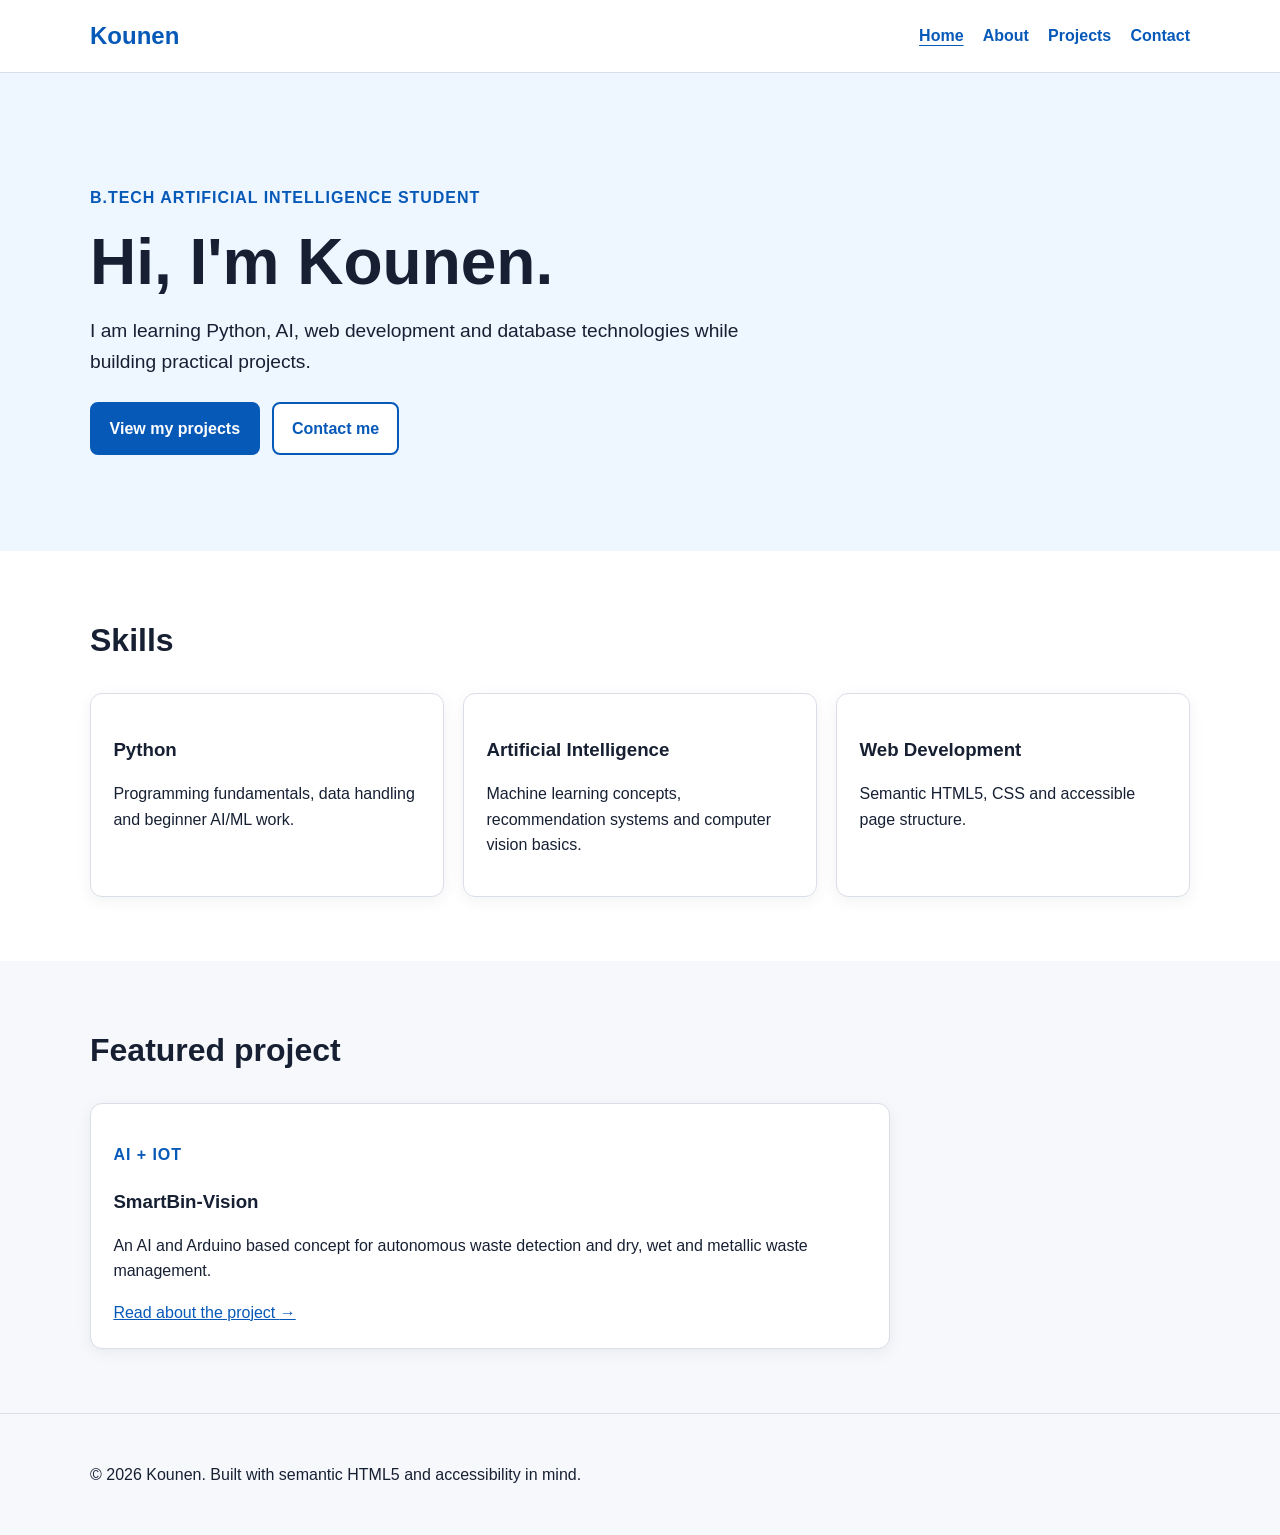
<file: index.html>
<!doctype html>
<html lang="en">
<head>
  <meta charset="utf-8">
  <meta name="viewport" content="width=device-width, initial-scale=1">
  <meta name="description" content="Kounen's accessible personal portfolio showcasing AI projects, skills, education and contact information.">
  <meta name="author" content="Kounen">
  <meta name="robots" content="index, follow">
  <meta property="og:title" content="Kounen | AI Student Portfolio">
  <meta property="og:description" content="Accessible portfolio of Kounen, a B.Tech AI student.">
  <title>Kounen | AI Student Portfolio</title>
  <link rel="stylesheet" href="styles.css">
</head>
<body>
<a class="skip-link" href="#main-content">Skip to main content</a>

<header class="site-header">
  <div class="container header-inner">
    <a class="logo" href="index.html" aria-label="Kounen home">Kounen</a>
    <nav aria-label="Primary navigation">
      <ul class="nav-list">
        <li><a aria-current="page" href="index.html">Home</a></li>
        <li><a href="about.html">About</a></li>
        <li><a href="projects.html">Projects</a></li>
        <li><a href="contact.html">Contact</a></li>
      </ul>
    </nav>
  </div>
</header>

<main id="main-content">
  <section class="hero" aria-labelledby="hero-title">
    <div class="container">
      <p class="eyebrow">B.Tech Artificial Intelligence Student</p>
      <h1 id="hero-title">Hi, I'm Kounen.</h1>
      <p class="lead">I am learning Python, AI, web development and database technologies while building practical projects.</p>
      <div class="actions">
        <a class="button" href="projects.html">View my projects</a>
        <a class="button secondary" href="contact.html">Contact me</a>
      </div>
    </div>
  </section>

  <section class="section" aria-labelledby="skills-title">
    <div class="container">
      <h2 id="skills-title">Skills</h2>
      <div class="cards">
        <article class="card"><h3>Python</h3><p>Programming fundamentals, data handling and beginner AI/ML work.</p></article>
        <article class="card"><h3>Artificial Intelligence</h3><p>Machine learning concepts, recommendation systems and computer vision basics.</p></article>
        <article class="card"><h3>Web Development</h3><p>Semantic HTML5, CSS and accessible page structure.</p></article>
      </div>
    </div>
  </section>

  <section class="section alt" aria-labelledby="featured-title">
    <div class="container">
      <h2 id="featured-title">Featured project</h2>
      <article class="project-card">
        <div>
          <p class="tag">AI + IoT</p>
          <h3>SmartBin-Vision</h3>
          <p>An AI and Arduino based concept for autonomous waste detection and dry, wet and metallic waste management.</p>
          <a class="text-link" href="projects.html">Read about the project <span aria-hidden="true">→</span></a>
        </div>
      </article>
    </div>
  </section>
</main>

<footer class="site-footer">
  <div class="container">
    <p>&copy; 2026 Kounen. Built with semantic HTML5 and accessibility in mind.</p>
  </div>
</footer>
</body>
</html>
</file>
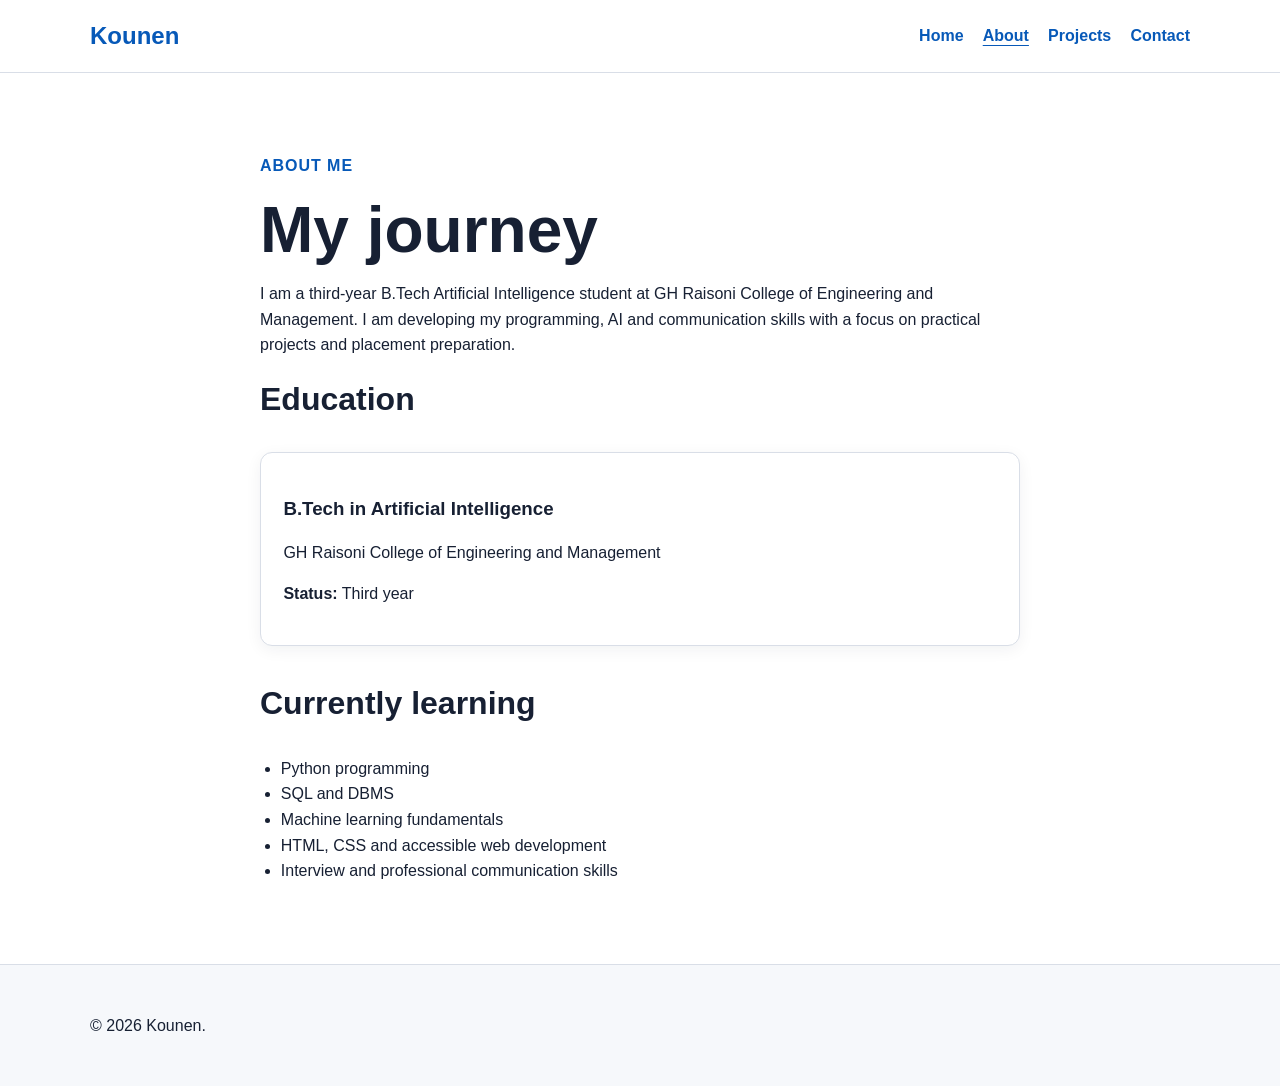
<file: about.html>
<!doctype html>
<html lang="en">
<head>
  <meta charset="utf-8">
  <meta name="viewport" content="width=device-width, initial-scale=1">
  <meta name="description" content="Learn about Kounen, a B.Tech Artificial Intelligence student and aspiring software professional.">
  <meta name="author" content="Kounen">
  <title>About | Kounen</title>
  <link rel="stylesheet" href="styles.css">
</head>
<body>
<a class="skip-link" href="#main-content">Skip to main content</a>
<header class="site-header">
  <div class="container header-inner">
    <a class="logo" href="index.html" aria-label="Kounen home">Kounen</a>
    <nav aria-label="Primary navigation">
      <ul class="nav-list">
        <li><a href="index.html">Home</a></li>
        <li><a aria-current="page" href="about.html">About</a></li>
        <li><a href="projects.html">Projects</a></li>
        <li><a href="contact.html">Contact</a></li>
      </ul>
    </nav>
  </div>
</header>

<main id="main-content">
  <article class="section">
    <div class="container narrow">
      <p class="eyebrow">About me</p>
      <h1>My journey</h1>
      <p>I am a third-year B.Tech Artificial Intelligence student at GH Raisoni College of Engineering and Management. I am developing my programming, AI and communication skills with a focus on practical projects and placement preparation.</p>

      <section aria-labelledby="education-title">
        <h2 id="education-title">Education</h2>
        <div class="timeline">
          <article class="card">
            <h3>B.Tech in Artificial Intelligence</h3>
            <p>GH Raisoni College of Engineering and Management</p>
            <p><strong>Status:</strong> Third year</p>
          </article>
        </div>
      </section>

      <section aria-labelledby="learning-title">
        <h2 id="learning-title">Currently learning</h2>
        <ul class="check-list">
          <li>Python programming</li>
          <li>SQL and DBMS</li>
          <li>Machine learning fundamentals</li>
          <li>HTML, CSS and accessible web development</li>
          <li>Interview and professional communication skills</li>
        </ul>
      </section>
    </div>
  </article>
</main>

<footer class="site-footer">
  <div class="container"><p>&copy; 2026 Kounen.</p></div>
</footer>
</body>
</html>
</file>
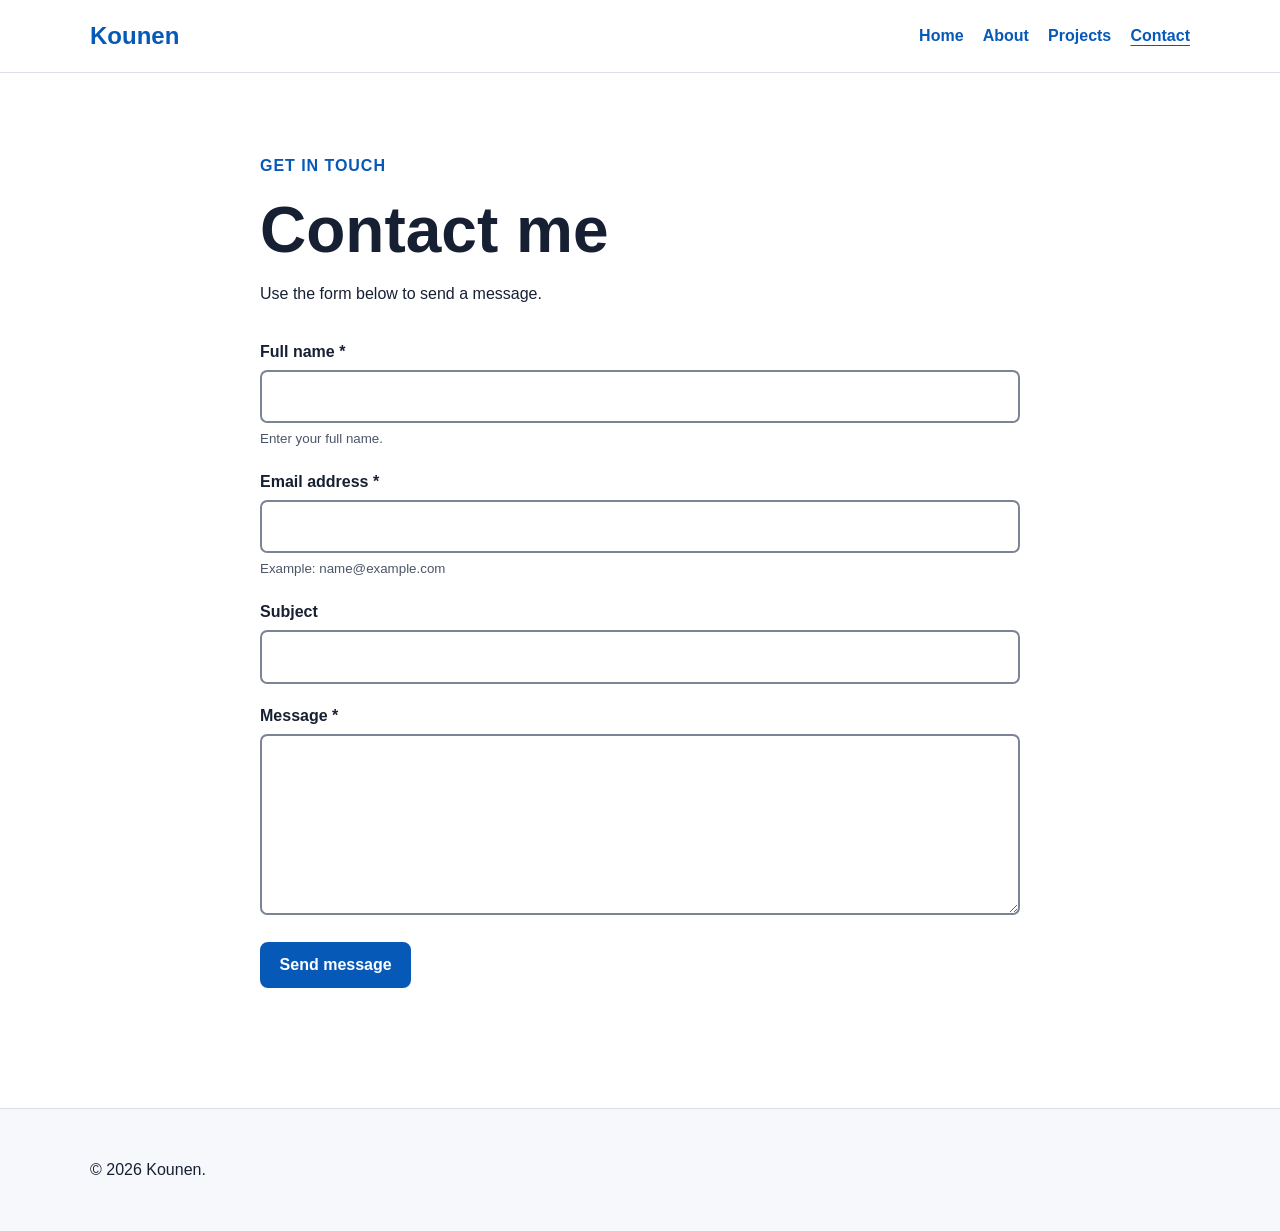
<file: contact.html>
<!doctype html>
<html lang="en">
<head>
  <meta charset="utf-8">
  <meta name="viewport" content="width=device-width, initial-scale=1">
  <meta name="description" content="Contact Kounen through an accessible, keyboard-friendly contact form.">
  <meta name="author" content="Kounen">
  <title>Contact | Kounen</title>
  <link rel="stylesheet" href="styles.css">
</head>
<body>
<a class="skip-link" href="#main-content">Skip to main content</a>
<header class="site-header">
  <div class="container header-inner">
    <a class="logo" href="index.html" aria-label="Kounen home">Kounen</a>
    <nav aria-label="Primary navigation">
      <ul class="nav-list">
        <li><a href="index.html">Home</a></li>
        <li><a href="about.html">About</a></li>
        <li><a href="projects.html">Projects</a></li>
        <li><a aria-current="page" href="contact.html">Contact</a></li>
      </ul>
    </nav>
  </div>
</header>

<main id="main-content">
  <section class="section" aria-labelledby="contact-title">
    <div class="container narrow">
      <p class="eyebrow">Get in touch</p>
      <h1 id="contact-title">Contact me</h1>
      <p>Use the form below to send a message.</p>

      <form id="contact-form" class="contact-form" action="#" method="post" novalidate>
        <div class="form-group">
          <label for="name">Full name <span aria-hidden="true">*</span></label>
          <input id="name" name="name" type="text" autocomplete="name" required aria-required="true">
          <small id="name-help">Enter your full name.</small>
        </div>

        <div class="form-group">
          <label for="email">Email address <span aria-hidden="true">*</span></label>
          <input id="email" name="email" type="email" autocomplete="email" required aria-required="true" aria-describedby="email-help">
          <small id="email-help">Example: name@example.com</small>
        </div>

        <div class="form-group">
          <label for="subject">Subject</label>
          <input id="subject" name="subject" type="text" autocomplete="off">
        </div>

        <div class="form-group">
          <label for="message">Message <span aria-hidden="true">*</span></label>
          <textarea id="message" name="message" rows="6" required aria-required="true"></textarea>
        </div>

        <button class="button" type="submit">Send message</button>
        <p id="form-status" class="form-status" role="status" aria-live="polite"></p>
      </form>
    </div>
  </section>
</main>

<footer class="site-footer">
  <div class="container"><p>&copy; 2026 Kounen.</p></div>
</footer>
<script src="script.js" defer></script>
</body>
</html>
</file>
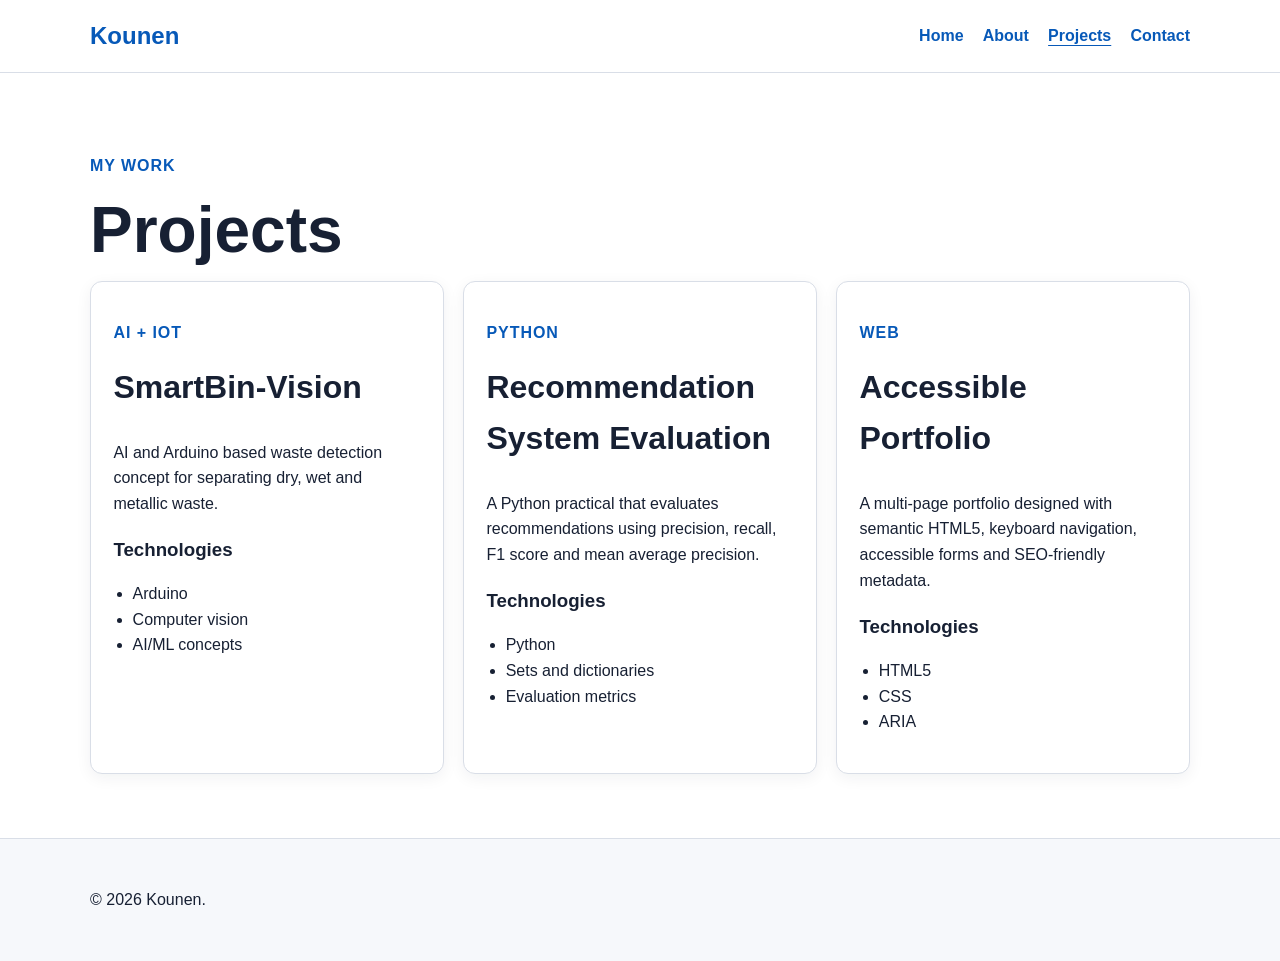
<file: projects.html>
<!doctype html>
<html lang="en">
<head>
  <meta charset="utf-8">
  <meta name="viewport" content="width=device-width, initial-scale=1">
  <meta name="description" content="Projects by Kounen including SmartBin-Vision and beginner AI and web development work.">
  <meta name="author" content="Kounen">
  <title>Projects | Kounen</title>
  <link rel="stylesheet" href="styles.css">
</head>
<body>
<a class="skip-link" href="#main-content">Skip to main content</a>
<header class="site-header">
  <div class="container header-inner">
    <a class="logo" href="index.html" aria-label="Kounen home">Kounen</a>
    <nav aria-label="Primary navigation">
      <ul class="nav-list">
        <li><a href="index.html">Home</a></li>
        <li><a href="about.html">About</a></li>
        <li><a aria-current="page" href="projects.html">Projects</a></li>
        <li><a href="contact.html">Contact</a></li>
      </ul>
    </nav>
  </div>
</header>

<main id="main-content">
  <section class="section" aria-labelledby="projects-title">
    <div class="container">
      <p class="eyebrow">My work</p>
      <h1 id="projects-title">Projects</h1>

      <div class="cards">
        <article class="card project">
          <p class="tag">AI + IoT</p>
          <h2>SmartBin-Vision</h2>
          <p>AI and Arduino based waste detection concept for separating dry, wet and metallic waste.</p>
          <h3>Technologies</h3>
          <ul><li>Arduino</li><li>Computer vision</li><li>AI/ML concepts</li></ul>
        </article>

        <article class="card project">
          <p class="tag">Python</p>
          <h2>Recommendation System Evaluation</h2>
          <p>A Python practical that evaluates recommendations using precision, recall, F1 score and mean average precision.</p>
          <h3>Technologies</h3>
          <ul><li>Python</li><li>Sets and dictionaries</li><li>Evaluation metrics</li></ul>
        </article>

        <article class="card project">
          <p class="tag">Web</p>
          <h2>Accessible Portfolio</h2>
          <p>A multi-page portfolio designed with semantic HTML5, keyboard navigation, accessible forms and SEO-friendly metadata.</p>
          <h3>Technologies</h3>
          <ul><li>HTML5</li><li>CSS</li><li>ARIA</li></ul>
        </article>
      </div>
    </div>
  </section>
</main>

<footer class="site-footer">
  <div class="container"><p>&copy; 2026 Kounen.</p></div>
</footer>
</body>
</html>
</file>
<file: styles.css>
* { box-sizing: border-box; }
html { scroll-behavior: smooth; }
body { margin: 0; font-family: Arial, Helvetica, sans-serif; line-height: 1.6; color: #172033; background: #ffffff; }
a { color: #0759b8; }
a:focus-visible, button:focus-visible, input:focus-visible, textarea:focus-visible { outline: 3px solid #ffbf00; outline-offset: 3px; }
.container { width: min(1100px, 92%); margin-inline: auto; }
.narrow { max-width: 760px; }
.skip-link { position: absolute; left: 1rem; top: -5rem; padding: .75rem 1rem; background: #172033; color: #fff; z-index: 100; }
.skip-link:focus { top: 1rem; }
.site-header { background: #fff; border-bottom: 1px solid #d9dee7; position: sticky; top: 0; z-index: 10; }
.header-inner { min-height: 72px; display: flex; align-items: center; justify-content: space-between; gap: 1rem; }
.logo { font-size: 1.5rem; font-weight: 800; text-decoration: none; color: #0759b8; }
.nav-list { display: flex; gap: 1.2rem; list-style: none; padding: 0; margin: 0; flex-wrap: wrap; }
.nav-list a { text-decoration: none; font-weight: 700; }
.nav-list a[aria-current="page"] { text-decoration: underline; text-underline-offset: .25rem; }
.hero { padding: 6rem 0; background: #eef6ff; }
.eyebrow, .tag { color: #0759b8; font-weight: 800; text-transform: uppercase; letter-spacing: .06em; }
h1 { font-size: clamp(2.2rem, 6vw, 4rem); line-height: 1.1; margin: .3rem 0 1rem; }
h2 { font-size: 2rem; margin-top: 0; }
h3 { margin-bottom: .4rem; }
.lead { max-width: 680px; font-size: 1.2rem; }
.actions { display: flex; gap: .8rem; flex-wrap: wrap; margin-top: 1.5rem; }
.button { display: inline-block; border: 2px solid #0759b8; background: #0759b8; color: #fff; padding: .75rem 1.1rem; border-radius: .5rem; font-weight: 800; text-decoration: none; cursor: pointer; font-size: 1rem; }
.button.secondary { background: #fff; color: #0759b8; }
.section { padding: 4rem 0; }
.alt { background: #f6f8fb; }
.cards { display: grid; grid-template-columns: repeat(3, 1fr); gap: 1.2rem; }
.card, .project-card { border: 1px solid #d9dee7; border-radius: .75rem; padding: 1.4rem; background: #fff; box-shadow: 0 4px 16px rgba(23,32,51,.06); }
.card ul { padding-left: 1.2rem; }
.project-card { max-width: 800px; }
.check-list { padding-left: 1.3rem; }
.timeline { margin-bottom: 2rem; }
.contact-form { margin-top: 2rem; }
.form-group { margin-bottom: 1.2rem; }
label { display: block; font-weight: 700; margin-bottom: .35rem; }
input, textarea { width: 100%; padding: .75rem; border: 2px solid #7b8494; border-radius: .45rem; font: inherit; color: #172033; background: #fff; }
input:focus, textarea:focus { border-color: #0759b8; }
small { display: block; margin-top: .3rem; color: #4b5567; }
.form-status { min-height: 1.5rem; font-weight: 700; margin-top: 1rem; }
.site-footer { border-top: 1px solid #d9dee7; padding: 2rem 0; background: #f6f8fb; }
@media (max-width: 760px) {
  .header-inner { align-items: flex-start; padding: 1rem 0; flex-direction: column; }
  .nav-list { gap: .7rem 1rem; }
  .hero { padding: 4rem 0; }
  .cards { grid-template-columns: 1fr; }
}
@media (prefers-reduced-motion: reduce) {
  html { scroll-behavior: auto; }
}
</file>
